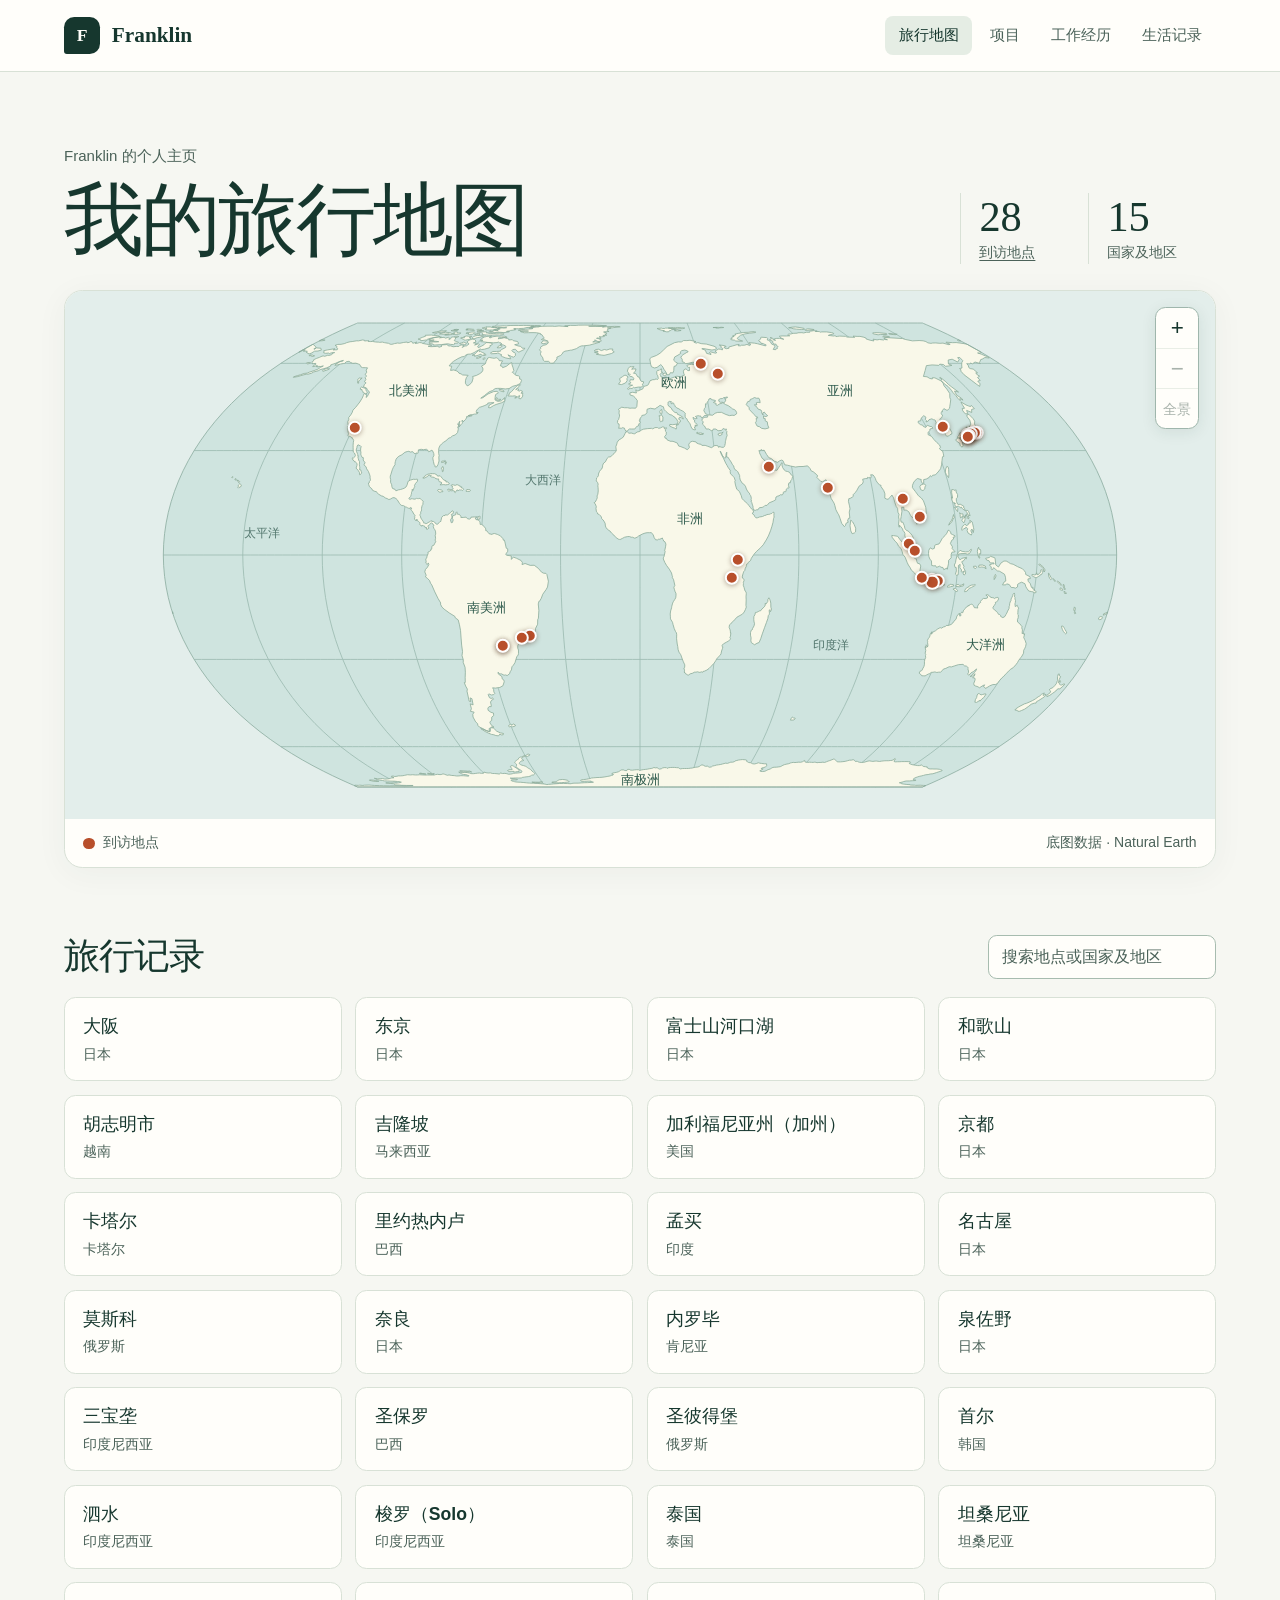
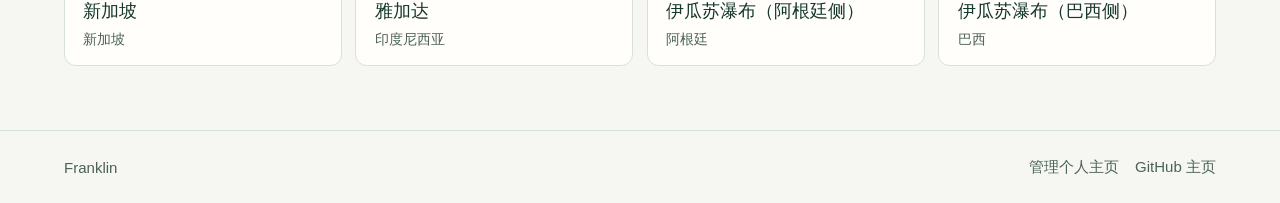
<file: index.html>
<!doctype html>
<html lang="zh-CN">
  <head>
    <meta charset="utf-8">
    <meta name="viewport" content="width=device-width, initial-scale=1">
    <meta name="theme-color" content="#f6f7f2">
    <meta name="description" content="Franklin 的个人主页，记录旅途中到访过的城市和地方。">
    <title>我的旅行地图 · Franklin</title>
    <link rel="icon" href="data:,">
    <link rel="stylesheet" href="./assets/styles.css?v=photos">
    <script src="./assets/photo-gallery.js" defer></script>
    <script src="./assets/travel.js?v=photos" defer></script>
  </head>
  <body>
    <a class="skip-link" href="#content">跳到主要内容</a>
    <header class="header">
      <div class="page header-inner">
        <a class="identity" href="./" aria-label="Franklin，首页">
          <span class="identity-mark" aria-hidden="true">F</span>
          Franklin
        </a>
        <nav class="site-nav" aria-label="主导航">
          <a href="./" aria-current="page">旅行地图</a>
          <a href="./projects/">项目</a>
          <a href="./experience/">工作经历</a>
          <a href="./journal/">生活记录</a>
        </nav>
      </div>
    </header>

    <main class="page" id="content">
      <section class="intro" aria-labelledby="page-title">
        <div>
          <p class="eyebrow">Franklin 的个人主页</p>
          <h1 id="page-title">我的旅行地图</h1>
        </div>
        <dl class="stats" aria-label="旅行统计">
          <div><dt><a class="section-link" href="#records">到访地点</a></dt><dd id="place-count">–</dd></div>
          <div><dt>国家及地区</dt><dd id="country-count">–</dd></div>
        </dl>
      </section>

      <section class="map-card" id="map" aria-label="世界地图">
        <div class="map-stage" id="map-stage" tabindex="0" aria-label="可缩放的世界地图" aria-describedby="map-instructions">
          <p class="sr-only" id="map-instructions">按加号或减号缩放。放大后可拖动地图，或用方向键移动。按 0 恢复全景。</p>
          <canvas id="atlas" aria-hidden="true"></canvas>
          <div class="map-markers" id="map-markers"></div>
          <div class="map-controls" role="group" aria-label="地图控制">
            <button id="zoom-in" type="button" aria-label="放大地图" title="放大地图">+</button>
            <button id="zoom-out" type="button" aria-label="缩小地图" title="缩小地图" disabled>−</button>
            <button id="reset" type="button" aria-label="恢复全景" title="恢复全景" disabled>全景</button>
          </div>
          <p class="map-error" id="map-error" role="status" hidden>地图底图暂时无法加载。</p>
          <article class="map-detail" id="map-detail" aria-label="地点详情" hidden>
            <button class="detail-close" id="detail-close" type="button" aria-label="关闭地点详情">×</button>
            <p class="detail-country" id="detail-country"></p>
            <h2 id="detail-name"></h2>
            <p class="detail-date" id="detail-date" hidden></p>
            <p class="detail-note" id="detail-note" hidden></p>
          </article>
        </div>
        <div class="map-footer">
          <span class="legend"><span class="legend-dot" aria-hidden="true"></span>到访地点</span>
          <a href="https://www.naturalearthdata.com/about/">底图数据 · Natural Earth</a>
        </div>
      </section>

      <section class="records" id="records" aria-labelledby="records-title">
        <div class="records-head">
          <h2 id="records-title">旅行记录</h2>
          <label class="search" id="search-wrap" hidden>
            <span class="sr-only">搜索地点或国家及地区</span>
            <input id="search" type="search" placeholder="搜索地点或国家及地区" autocomplete="off">
          </label>
        </div>
        <p class="records-status" id="records-status" role="status">正在读取旅行记录…</p>
        <ul class="record-grid" id="place-list"></ul>
        <noscript><p>启用 JavaScript 后即可查看地图和旅行记录。</p></noscript>
      </section>
    </main>

    <footer class="footer">
      <div class="page footer-inner">
        <span>Franklin</span>
        <div class="footer-links">
          <a href="https://franklin-travel-records.franklin3366.chatgpt.site/">管理个人主页</a>
          <a href="https://github.com/franklin3366">GitHub 主页</a>
        </div>
      </div>
    </footer>
  </body>
</html>
</file>
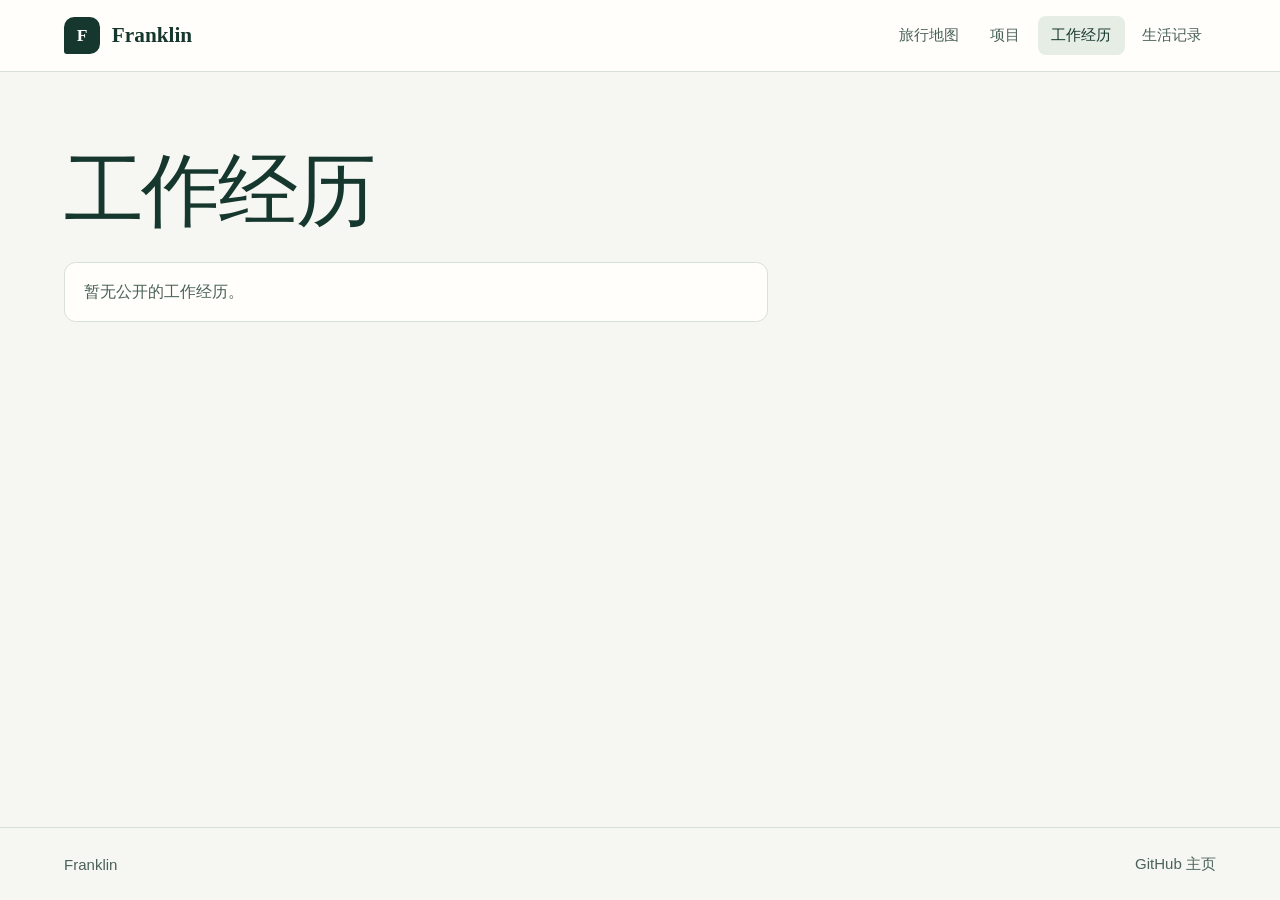
<file: experience/index.html>
<!doctype html>
<html lang="zh-CN">
  <head>
    <meta charset="utf-8">
    <meta name="viewport" content="width=device-width, initial-scale=1">
    <meta name="theme-color" content="#f6f7f2">
    <meta name="description" content="Franklin 的工作经历。">
    <title>工作经历 · Franklin</title>
    <link rel="icon" href="data:,">
    <link rel="stylesheet" href="../assets/styles.css?v=photos">
    <script src="../assets/photo-gallery.js" defer></script>
    <script src="../assets/profile.js?v=photos" defer></script>
  </head>
  <body class="subpage" data-page="experience">
    <a class="skip-link" href="#content">跳到主要内容</a>
    <header class="header">
      <div class="page header-inner">
        <a class="identity" href="../" aria-label="Franklin，首页">
          <span class="identity-mark" aria-hidden="true">F</span>
          Franklin
        </a>
        <nav class="site-nav" aria-label="主导航">
          <a href="../">旅行地图</a>
          <a href="../projects/">项目</a>
          <a href="../experience/" aria-current="page">工作经历</a>
          <a href="../journal/">生活记录</a>
        </nav>
      </div>
    </header>
    <main class="page" id="content">
      <section class="intro" aria-labelledby="page-title">
        <h1 id="page-title">工作经历</h1>
      </section>
      <p class="records-status" id="content-status" role="status">正在读取工作经历…</p>
      <ol class="content-list experience-list" id="content-list"></ol>
      <noscript><p>启用 JavaScript 后即可查看工作经历。</p></noscript>
    </main>
    <footer class="footer">
      <div class="page footer-inner">
        <span>Franklin</span>
        <a href="https://github.com/franklin3366">GitHub 主页</a>
      </div>
    </footer>
  </body>
</html>
</file>
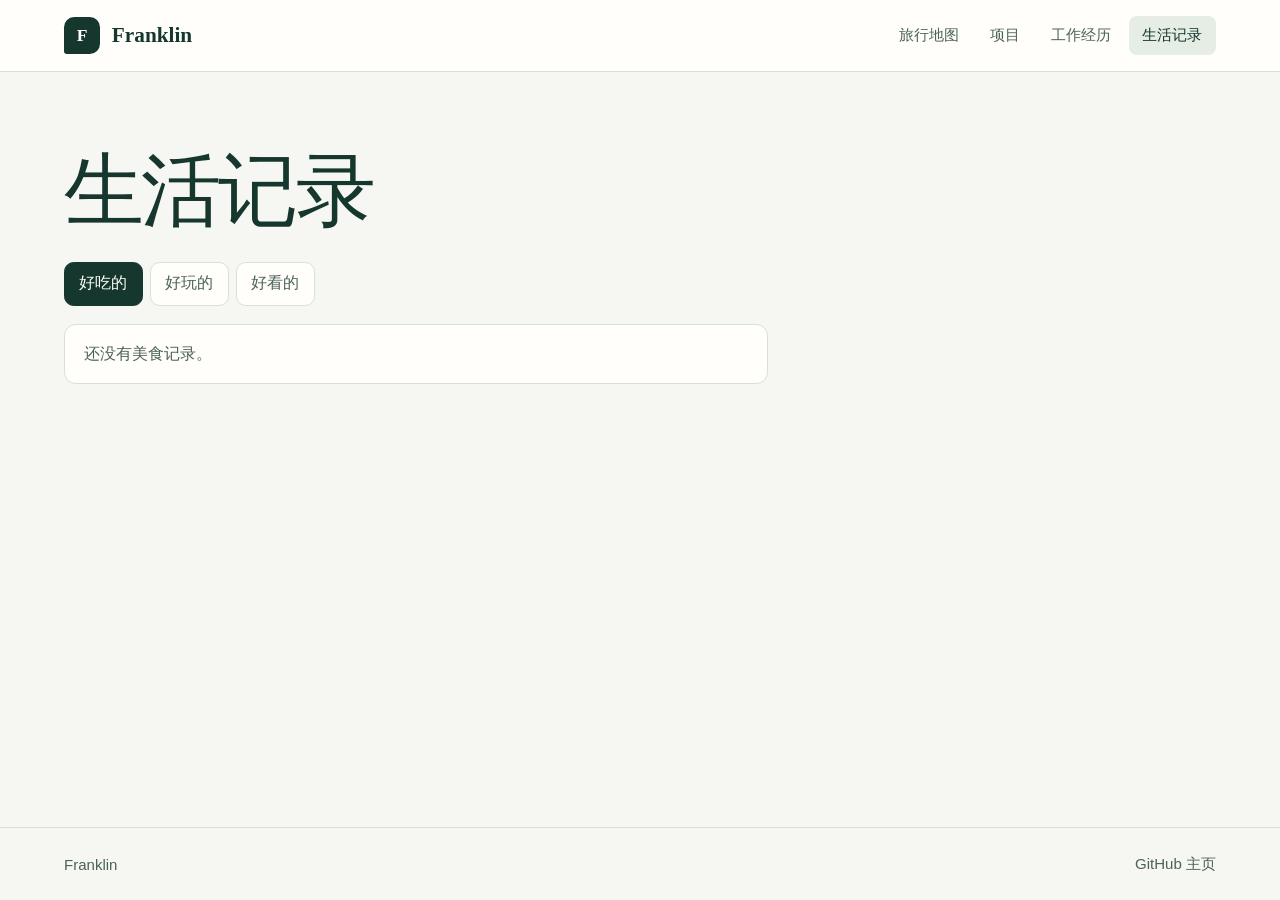
<file: journal/index.html>
<!doctype html>
<html lang="zh-CN">
  <head>
    <meta charset="utf-8">
    <meta name="viewport" content="width=device-width, initial-scale=1">
    <meta name="theme-color" content="#f6f7f2">
    <meta name="description" content="Franklin 的生活记录，收藏好吃的、好玩的和好看的。">
    <title>生活记录 · Franklin</title>
    <link rel="icon" href="data:,">
    <link rel="stylesheet" href="../assets/styles.css?v=photos">
    <script src="../assets/photo-gallery.js" defer></script>
    <script src="../assets/profile.js?v=photos" defer></script>
  </head>
  <body class="subpage" data-page="journal">
    <a class="skip-link" href="#content">跳到主要内容</a>
    <header class="header">
      <div class="page header-inner">
        <a class="identity" href="../" aria-label="Franklin，首页">
          <span class="identity-mark" aria-hidden="true">F</span>
          Franklin
        </a>
        <nav class="site-nav" aria-label="主导航">
          <a href="../">旅行地图</a>
          <a href="../projects/">项目</a>
          <a href="../experience/">工作经历</a>
          <a href="../journal/" aria-current="page">生活记录</a>
        </nav>
      </div>
    </header>
    <main class="page" id="content">
      <section class="intro" aria-labelledby="page-title">
        <h1 id="page-title">生活记录</h1>
      </section>
      <nav class="journal-nav" aria-label="记录分类">
        <a href="./?category=food" data-category="food" aria-current="page">好吃的</a>
        <a href="./?category=activities" data-category="activities">好玩的</a>
        <a href="./?category=sights" data-category="sights">好看的</a>
      </nav>
      <p class="records-status" id="content-status" role="status">正在读取生活记录…</p>
      <ul class="content-list" id="content-list"></ul>
      <noscript><p>启用 JavaScript 后即可查看生活记录。</p></noscript>
    </main>
    <footer class="footer">
      <div class="page footer-inner">
        <span>Franklin</span>
        <a href="https://github.com/franklin3366">GitHub 主页</a>
      </div>
    </footer>
  </body>
</html>
</file>
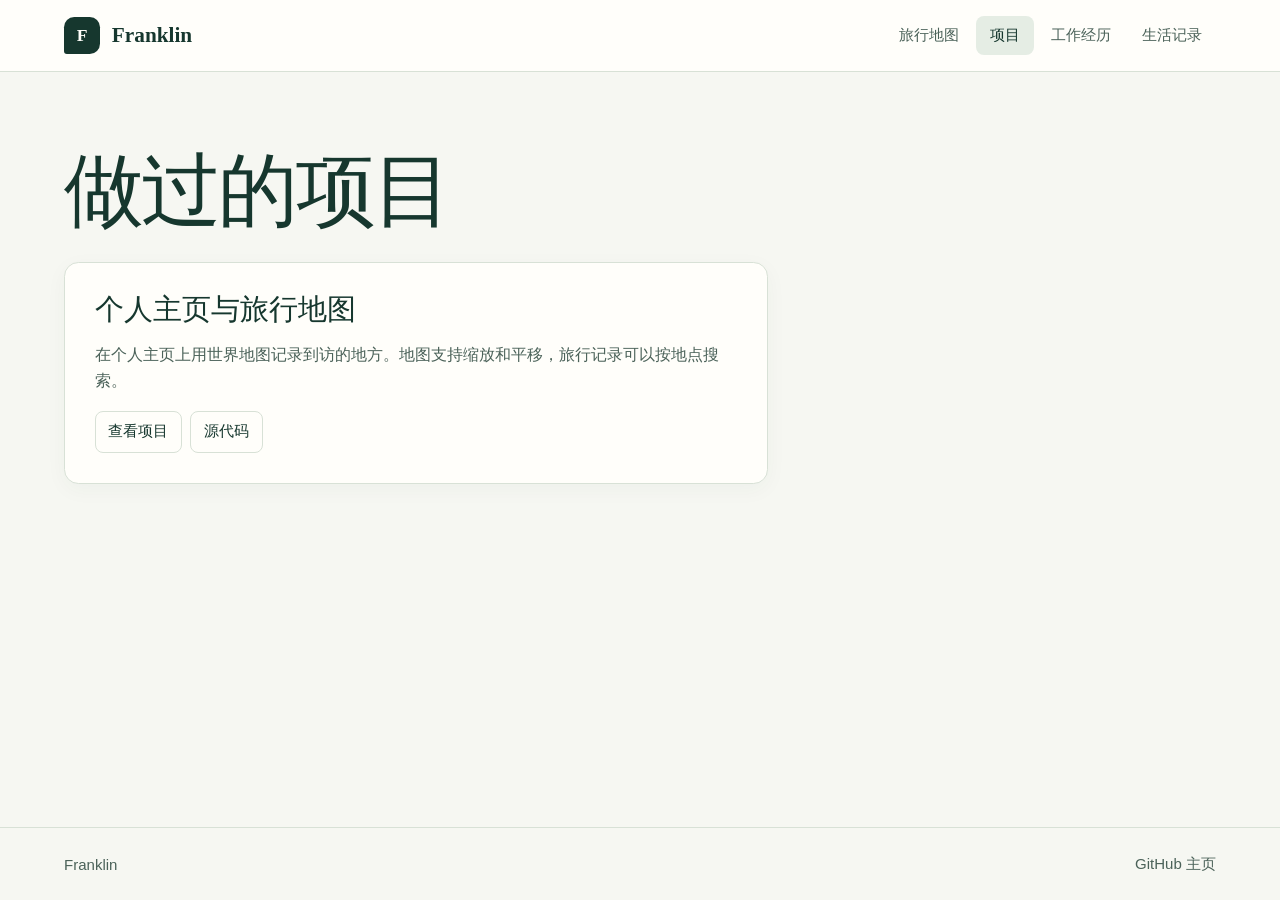
<file: projects/index.html>
<!doctype html>
<html lang="zh-CN">
  <head>
    <meta charset="utf-8">
    <meta name="viewport" content="width=device-width, initial-scale=1">
    <meta name="theme-color" content="#f6f7f2">
    <meta name="description" content="Franklin 做过的个人项目和作品。">
    <title>项目 · Franklin</title>
    <link rel="icon" href="data:,">
    <link rel="stylesheet" href="../assets/styles.css?v=photos">
    <script src="../assets/photo-gallery.js" defer></script>
    <script src="../assets/profile.js?v=photos" defer></script>
  </head>
  <body class="subpage" data-page="projects">
    <a class="skip-link" href="#content">跳到主要内容</a>
    <header class="header">
      <div class="page header-inner">
        <a class="identity" href="../" aria-label="Franklin，首页">
          <span class="identity-mark" aria-hidden="true">F</span>
          Franklin
        </a>
        <nav class="site-nav" aria-label="主导航">
          <a href="../">旅行地图</a>
          <a href="../projects/" aria-current="page">项目</a>
          <a href="../experience/">工作经历</a>
          <a href="../journal/">生活记录</a>
        </nav>
      </div>
    </header>
    <main class="page" id="content">
      <section class="intro" aria-labelledby="page-title">
        <h1 id="page-title">做过的项目</h1>
      </section>
      <p class="records-status" id="content-status" role="status">正在读取项目…</p>
      <ul class="content-list" id="content-list"></ul>
      <noscript><p>启用 JavaScript 后即可查看项目。</p></noscript>
    </main>
    <footer class="footer">
      <div class="page footer-inner">
        <span>Franklin</span>
        <a href="https://github.com/franklin3366">GitHub 主页</a>
      </div>
    </footer>
  </body>
</html>
</file>
<file: assets/styles.css>
:root {
  color-scheme: light;
  --paper: #f6f7f2;
  --card: #fffefa;
  --ink: #16372e;
  --muted: #4b6259;
  --line: #d8e1d6;
  --accent: #a3482a;
  --pin: #b84f2b;
  font-family: -apple-system, BlinkMacSystemFont, "PingFang SC", "Microsoft YaHei", sans-serif;
  font-synthesis: none;
  background: var(--paper);
  color: var(--ink);
}

*, *::before, *::after { box-sizing: border-box; }
[hidden] { display: none !important; }
body { margin: 0; min-width: 280px; }
a { color: inherit; text-decoration: none; }
a:hover { text-decoration: underline; text-underline-offset: 0.2em; }
button, input { font: inherit; }
button { color: inherit; }
:focus-visible { outline: 2px solid var(--accent); outline-offset: 4px; }

.sr-only {
  position: absolute;
  width: 1px;
  height: 1px;
  overflow: hidden;
  clip-path: inset(50%);
  white-space: nowrap;
}

.skip-link {
  position: fixed;
  inset: 0.75rem auto auto 0.75rem;
  z-index: 5;
  background: var(--card);
  padding: 0.65rem 1rem;
  transform: translateY(-180%);
}

.skip-link:focus { transform: none; }

.page {
  width: min(100% - 3.5rem, 72rem);
  margin-inline: auto;
}

.header {
  background: var(--card);
  border-bottom: 1px solid var(--line);
}

.header-inner, .footer-inner {
  display: flex;
  align-items: center;
  justify-content: space-between;
  gap: 1rem;
}

.header-inner { min-height: 4.45rem; }
.identity {
  display: inline-flex;
  align-items: center;
  gap: 0.72rem;
  font-family: Georgia, serif;
  font-size: 1.33rem;
  font-weight: bold;
}

.identity-mark {
  display: inline-grid;
  width: 2.27rem;
  aspect-ratio: 1;
  place-items: center;
  border-radius: 28% 28% 28% 8%;
  background: var(--ink);
  color: var(--card);
  font-size: 1.1rem;
}

.site-nav { display: flex; flex-wrap: wrap; align-items: center; gap: 0.25rem; }
.site-nav a {
  padding: 0.65rem 0.85rem;
  border-radius: 0.5rem;
  color: var(--muted);
  font-size: 0.94rem;
  white-space: nowrap;
}
.site-nav a:hover { background: #eff2eb; text-decoration: none; }
.site-nav a[aria-current="page"] { background: #e5ede4; color: var(--ink); font-weight: 675; }

.intro {
  display: flex;
  align-items: end;
  justify-content: space-between;
  flex-wrap: wrap;
  gap: 1.55rem 2.5rem;
  padding-block: clamp(2rem, 6vw, 4.65rem) 1.65rem;
}

.eyebrow { color: var(--muted); margin: 0 0 0.65rem; font-size: 0.94rem; }
h1, h2, p, dl, dd { margin: 0; }
h1 {
  font-family: "Songti SC", "Noto Serif CJK SC", SimSun, Georgia, serif;
  font-weight: 700;
  font-size: clamp(2.05rem, 7vw, 5rem);
  line-height: 1.1;
  letter-spacing: -0.035em;
}

.stats { display: flex; align-items: end; }
.stats div {
  display: flex;
  flex-direction: column-reverse;
  min-width: clamp(5.8rem, 12vw, 8rem);
  padding: 0.1rem 0.5rem 0.1rem 1.15rem;
  border-left: 1px solid var(--line);
}
.stats dt { font-size: 0.875rem; color: var(--muted); white-space: nowrap; }
.section-link { text-decoration: underline; text-underline-offset: 0.2em; }
.stats dd {
  font-family: Georgia, serif;
  font-size: clamp(1.85rem, 4vw, 2.65rem);
  line-height: 1.05;
  font-variant-numeric: lining-nums tabular-nums;
  margin-bottom: 0.3rem;
}

.map-card {
  background: var(--card);
  border: 1px solid var(--line);
  border-radius: 1.15rem;
  box-shadow: 0 0.35rem 2rem #2144370c;
  scroll-margin: 1rem;
}

.map-stage {
  position: relative;
  height: clamp(18rem, 45vw, 33rem);
  overflow: hidden;
  isolation: isolate;
  border-radius: 1.1rem 1.1rem 0 0;
  background: #e3eeeb;
  touch-action: pan-y;
}
.map-stage.is-zoomed { cursor: grab; touch-action: none; }
.map-stage.is-dragging { cursor: grabbing; }
#atlas, .map-markers { position: absolute; inset: 0; width: 100%; height: 100%; }
#atlas { display: block; }
.map-markers { pointer-events: none; }
.map-controls {
  position: absolute;
  top: 1rem;
  right: 1rem;
  display: grid;
  overflow: hidden;
  border: 1px solid #9fb6ac;
  border-radius: 0.65rem;
  box-shadow: 0 0.2rem 0.9rem #16372e16;
  background: var(--card);
}
.map-controls button {
  width: 2.6rem;
  height: 2.5rem;
  border: 0;
  background: transparent;
  cursor: pointer;
  font-size: 1.4rem;
  line-height: 1;
}
.map-controls button + button { border-top: 1px solid var(--line); }
.map-controls #reset { font-size: 0.875rem; }
.map-controls button:enabled:hover, .detail-close:hover { background: #e7eee6; }
.map-controls button:focus-visible { outline-offset: -4px; }
.map-controls button:disabled { color: #62756b; opacity: 0.55; cursor: default; }

.marker {
  position: absolute;
  display: grid;
  place-items: center;
  width: 2.4rem;
  height: 2.4rem;
  border: 0;
  border-radius: 50%;
  padding: 0;
  transform: translate(-50%, -50%);
  background: transparent;
  pointer-events: auto;
  cursor: pointer;
}
.marker::after, .legend-dot {
  content: "";
  display: inline-block;
  width: 0.7rem;
  height: 0.7rem;
  border-radius: 50%;
  background: var(--pin);
}
.marker::after {
  width: 0.88rem;
  height: 0.88rem;
  border: 2px solid white;
  box-shadow: 0 1px 5px #47251364;
}
.marker:hover::after, .marker[aria-pressed="true"]::after {
  box-shadow: 0 0 0 4px #b84f2b53;
  background: var(--accent);
}
.marker[aria-pressed="true"], .marker:focus-visible { z-index: 1; }

.map-detail, .map-error {
  position: absolute;
  left: 1rem;
  bottom: 1rem;
  width: min(20rem, calc(100% - 2rem));
  max-height: calc(100% - 2rem);
  overflow: auto;
  padding: 1rem 2.75rem 1rem 1.05rem;
  background: var(--card);
  border: 1px solid var(--line);
  border-radius: 0.82rem;
  box-shadow: 0 0.35rem 1.3rem #16372e1c;
  cursor: default;
  overflow-wrap: anywhere;
}
.detail-country { font-size: 0.875rem; color: var(--muted); }
.map-detail h2 { margin: 0.15rem 0 0.35rem; font-size: 1.25rem; }
.detail-date, .detail-note { line-height: 1.5; }
.detail-date { color: var(--muted); font-size: 0.875rem; }
.detail-note { margin-top: 0.35rem; white-space: pre-wrap; }
.detail-close {
  position: absolute;
  top: 0.45rem;
  right: 0.45rem;
  width: 2.1rem;
  height: 2.1rem;
  border: 0;
  border-radius: 0.45rem;
  background: transparent;
  cursor: pointer;
  font-size: 1.45rem;
  line-height: 1;
}

.map-footer {
  display: flex;
  align-items: center;
  justify-content: space-between;
  flex-wrap: wrap;
  gap: 0.55rem 1rem;
  min-height: 3rem;
  padding: 0.65rem 1.15rem;
  color: var(--muted);
  font-size: 0.875rem;
}
.legend { display: inline-flex; align-items: center; gap: 0.5rem; }

.records { margin-block: clamp(2.2rem, 6vw, 4rem); scroll-margin: 1rem; }
.records-head { display: flex; flex-wrap: wrap; align-items: center; justify-content: space-between; gap: 0.85rem; }
.records h2 { font-size: clamp(1.45rem, 3.4vw, 2.25rem); letter-spacing: -0.025em; }
.search input {
  width: min(16rem, 100%);
  min-height: 2.75rem;
  padding-inline: 0.8rem;
  color: var(--ink);
  background: var(--card);
  border: 1px solid #a7bcaf;
  border-radius: 0.55rem;
}
.search input::placeholder { color: var(--muted); opacity: 1; }
.records-status {
  margin-top: 1rem;
  padding: 1.05rem 1.2rem;
  background: var(--card);
  border: 1px solid var(--line);
  border-radius: 0.72rem;
  color: var(--muted);
  line-height: 1.55;
}
.record-grid {
  list-style: none;
  display: grid;
  grid-template-columns: repeat(auto-fit, minmax(min(100%, 16rem), 1fr));
  gap: 0.85rem;
  margin: 1rem 0 0;
  padding: 0;
}
.record-grid:empty { display: none; }
.record {
  display: grid;
  width: 100%;
  height: 100%;
  gap: 0.35rem;
  text-align: left;
  padding: 1rem 1.15rem;
  background: var(--card);
  border: 1px solid var(--line);
  border-radius: 0.72rem;
  overflow-wrap: anywhere;
  cursor: pointer;
}
.record:hover, .record[aria-pressed="true"] { border-color: var(--accent); }
.record-name { font-size: 1.1rem; font-weight: 700; }
.record-meta { color: var(--muted); font-size: 0.875rem; line-height: 1.45; }

.footer { border-top: 1px solid var(--line); }
.footer-inner { min-height: 4.5rem; color: var(--muted); font-size: 0.94rem; }
.footer-links { display: flex; flex-wrap: wrap; justify-content: end; gap: 0.55rem 1rem; }

.subpage { display: flex; flex-direction: column; min-height: 100vh; }
.subpage main { flex: 1; padding-bottom: clamp(3.2rem, 8vw, 6.5rem); }
.subpage .intro { padding-bottom: 1.7rem; }
.subpage .records-status { max-width: 44rem; margin-top: 0; }

.content-list {
  display: grid;
  grid-template-columns: repeat(auto-fit, minmax(min(100%, 21rem), 1fr));
  gap: 1rem;
  margin: 0;
  padding: 0;
  list-style: none;
}
.records-status:not([hidden]) + .content-list:not(:empty) { margin-top: 1rem; }
.content-list:not(.experience-list) > li:only-child { max-width: 44rem; }
.content-card {
  height: 100%;
  padding: clamp(1.15rem, 3vw, 1.85rem);
  background: var(--card);
  border: 1px solid var(--line);
  border-radius: 0.9rem;
  box-shadow: 0 0.35rem 1.35rem #2144370a;
  overflow-wrap: anywhere;
}
.content-card h2 { font-size: clamp(1.3rem, 3.5vw, 1.8rem); line-height: 1.25; }
.content-card .content-meta { margin-top: 0.5rem; color: var(--muted); font-size: 0.94rem; }
.content-card .content-note { margin-top: 0.85rem; color: var(--muted); line-height: 1.65; white-space: pre-wrap; }
.photo-gallery {
  display: grid;
  grid-template-columns: repeat(auto-fit, minmax(min(100%, 10.5rem), 1fr));
  align-items: start;
  gap: 0.65rem;
  margin-top: 0.9rem;
}
.photo-gallery a {
  display: grid;
  place-items: center;
  min-width: 0;
  border-radius: 0.55rem;
  background: #eef1eb;
}
.photo-gallery img {
  display: block;
  width: auto;
  height: auto;
  max-width: 100%;
  max-height: 24rem;
  border-radius: inherit;
}
.map-detail:has(.photo-gallery) { padding-right: 1.05rem; }
.map-detail:has(.photo-gallery) h2 { padding-right: 1.75rem; }
.map-detail .photo-gallery { grid-template-columns: minmax(0, 1fr); margin-top: 0.65rem; }
.map-detail .photo-gallery:has(a:nth-child(2)) { grid-template-columns: repeat(2, minmax(0, 1fr)); }
.map-detail .photo-gallery img { max-height: 11rem; }
.content-links { display: flex; flex-wrap: wrap; gap: 0.5rem; margin-top: 1rem; }
.content-links a {
  display: inline-flex;
  align-items: center;
  min-height: 2.65rem;
  padding-inline: 0.8rem;
  border: 1px solid var(--line);
  border-radius: 0.5rem;
  color: var(--ink);
  font-size: 0.94rem;
  font-weight: 600;
}
.content-links a:hover { background: #eff2eb; }

.experience-list { grid-template-columns: minmax(0, 1fr); max-width: 52rem; }
.experience-item { display: grid; grid-template-columns: minmax(9rem, 0.26fr) minmax(0, 1fr); gap: 1.25rem; }
.experience-item .content-meta { margin-top: 0.45rem; }
.experience-period { padding-top: 0.22rem; color: var(--muted); font-size: 0.94rem; line-height: 1.55; }

.journal-nav { display: flex; flex-wrap: wrap; gap: 0.45rem; margin-bottom: 1.15rem; }
.journal-nav a {
  padding: 0.65rem 0.9rem;
  border: 1px solid var(--line);
  border-radius: 0.6rem;
  background: var(--card);
  color: var(--muted);
  font-weight: 600;
}
.journal-nav a:hover { background: #eff2eb; text-decoration: none; }
.journal-nav a[aria-current="page"] { background: var(--ink); border-color: var(--ink); color: var(--card); }

@media (max-width: 38rem) {
  .page { width: calc(100% - 1.75rem); }
  .header-inner { flex-direction: column; align-items: flex-start; gap: 0.5rem; padding-block: 0.65rem; }
  .site-nav { width: 100%; justify-content: space-between; gap: 0.1rem; }
  .site-nav a { padding-inline: 0.35rem; font-size: 0.875rem; }
  .intro { padding-block: 2rem 1.05rem; }
  .map-stage { height: clamp(15.5rem, 63vw, 21rem); }
  .map-controls { top: 0.55rem; right: 0.55rem; }
  .map-controls button { width: 2.5rem; height: 2.5rem; }
  .map-footer { padding-inline: 0.8rem; }
  .map-detail, .map-error { left: 0.55rem; bottom: 0.55rem; }
  .experience-item { grid-template-columns: 1fr; gap: 0.55rem; }
  .experience-period { padding-top: 0; }
}
</file>
